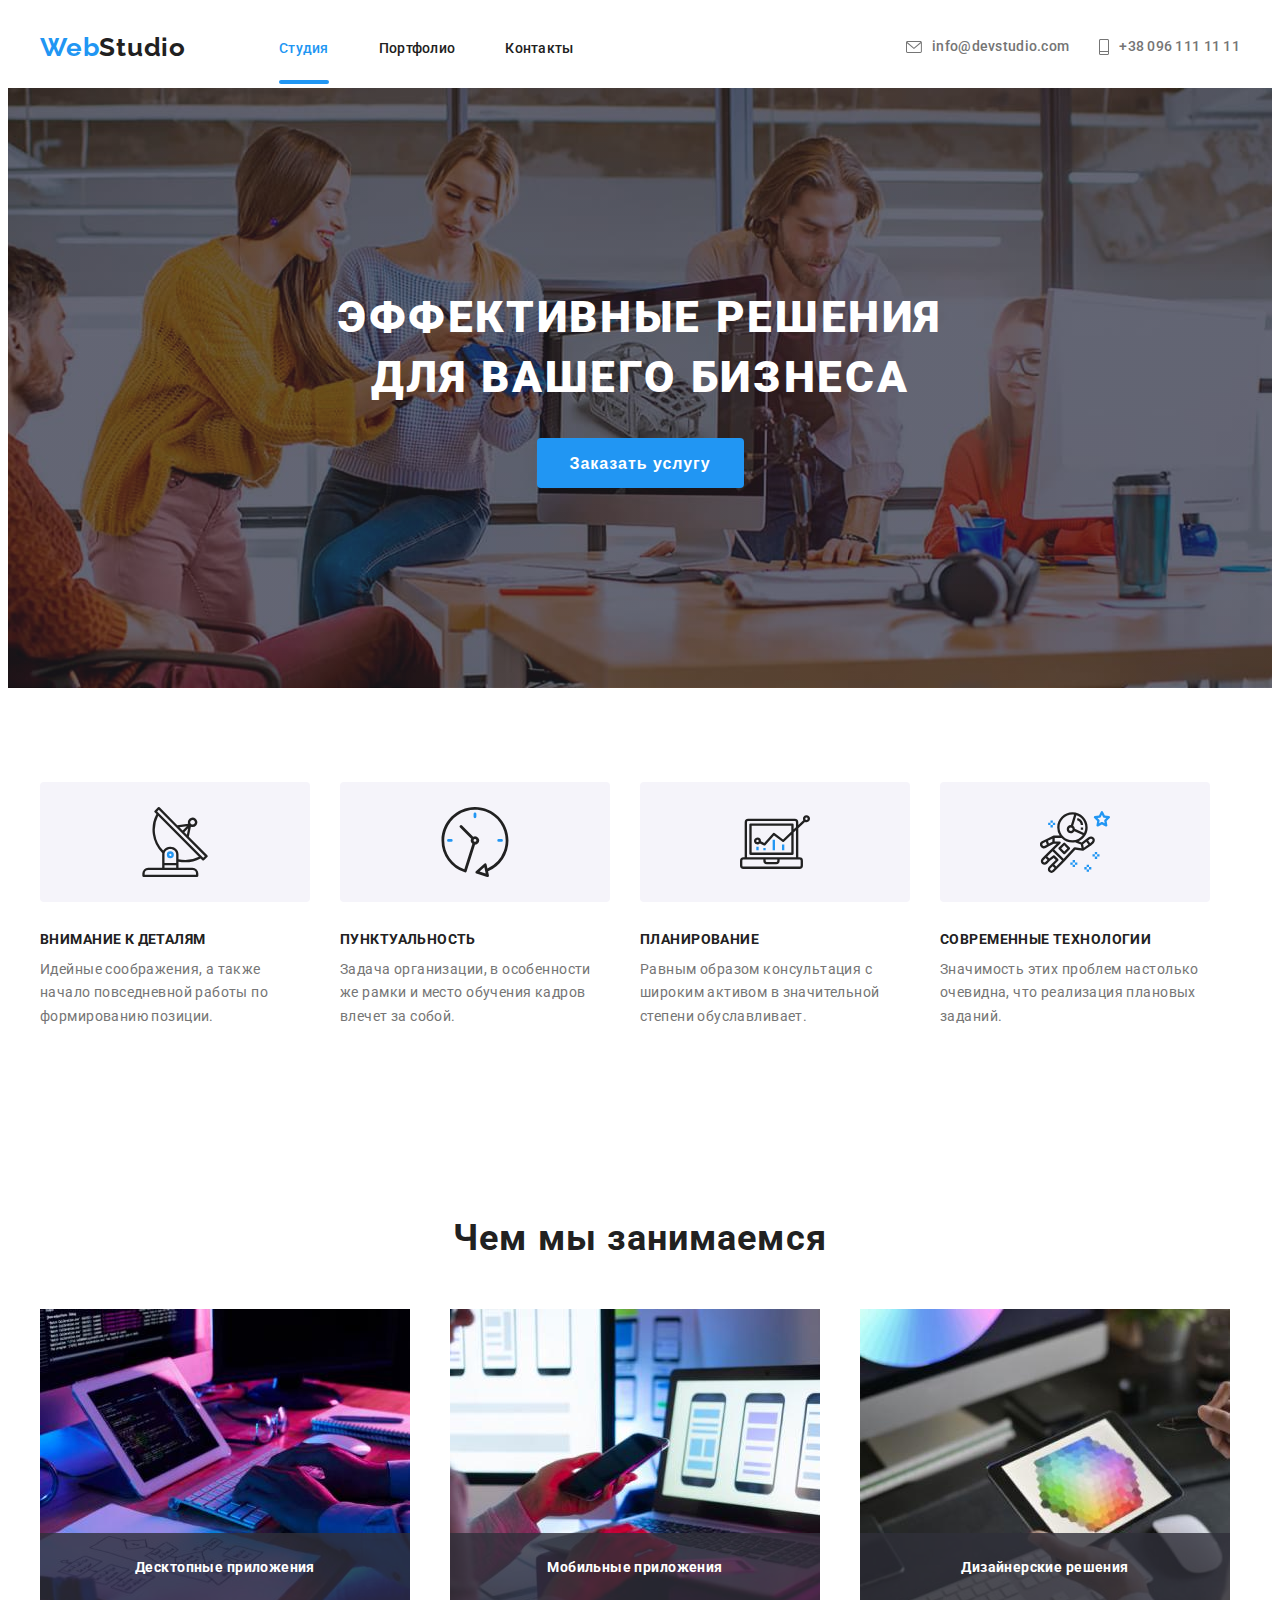
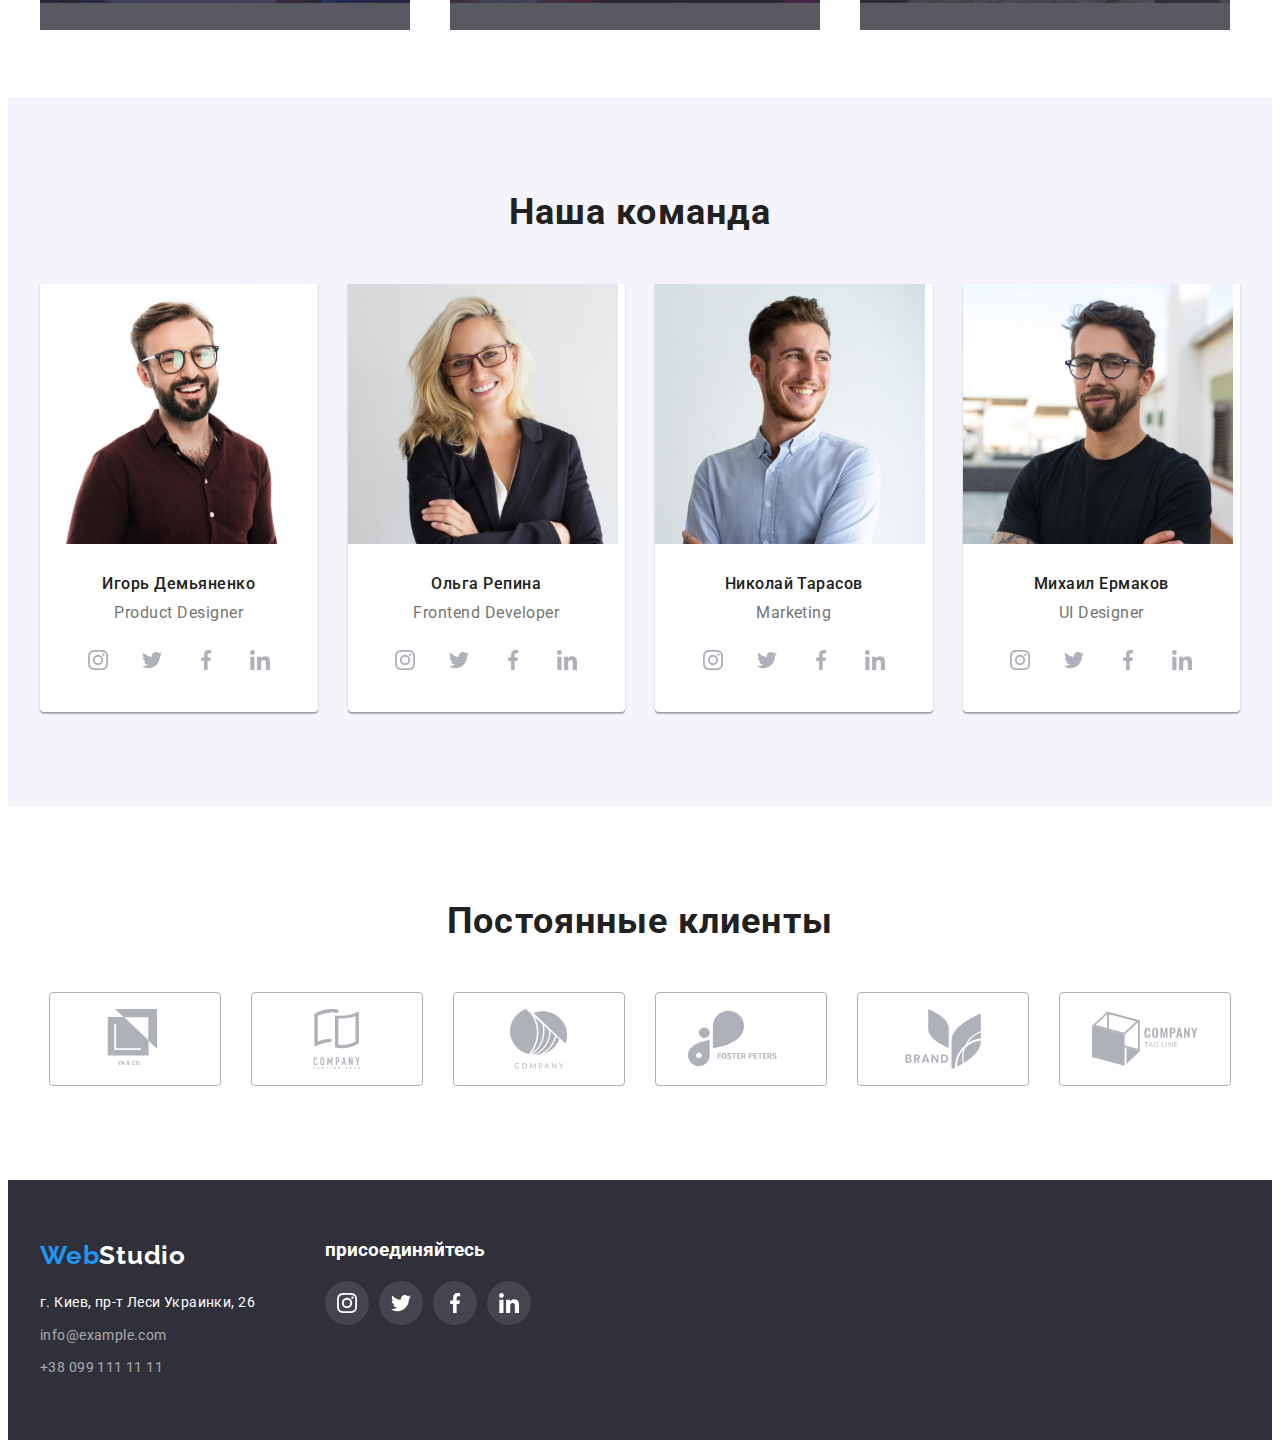
<file: index.html>
<!DOCTYPE html>
<html lang="ru">

<head>
    <meta charset="UTF-8">
    <meta http-equiv="X-UA-Compatible" content="IE=edge">
    <meta name="viewport" content="width=device-width, initial-scale=1.0">
    <title>WebStudio</title>
    <link rel="preconnect" href="https://fonts.googleapis.com">
    <link rel="preconnect" href="https://fonts.gstatic.com" crossorigin>
    <link href="https://fonts.googleapis.com/css2?family=Raleway:wght@700&family=Roboto:wght@400;500;700;900&display=swap"
        rel="stylesheet">
        <link rel="stylesheet" href="https://cdnjs.cloudflare.com/ajax/libs/modern-normalize/1.1.0/modern-normalize.min.css"
            integrity="sha512-wpPYUAdjBVSE4KJnH1VR1HeZfpl1ub8YT/NKx4PuQ5NmX2tKuGu6U/JRp5y+Y8XG2tV+wKQpNHVUX03MfMFn9Q=="
            crossorigin="anonymous" referrerpolicy="no-referrer" />
            <link rel="stylesheet" href="https://cdnjs.cloudflare.com/ajax/libs/animate.css/4.1.1/animate.min.css" />
    <link rel="stylesheet" href="./css/styles.css">
</head>

<body>
    <header class="header">
        <div class="container header-container">
            
        <a  class="logo link header-logo" href="./index.html">Web<span class="logo-title-black">Studio</span></a>
        <nav class="header-menu">
        <ul class="header-nav list">
                <li class="header-nav-item">
                    <a class="link link-current current" href="" >Студия</a> 
                </li>
                <li class="header-nav-item">
                    <a class="header-nav-menu link" href="./portfolio.html" >Портфолио</a> 
                </li>
                <li class="header-nav-item">
                    <a class="header-nav-menu link" href="" >Контакты</a> </li>
            </ul>
        </nav>
        <ul class="list header-connect">
            <li class="header-mail-item">
                <a class="header-contact link header-mail" href="mailto:info@devstudio.com" >
                    <svg class="mail-icon" width="16" height="12">
                        <use href="./images/sprite.svg#icon-envelope"></use>                        
                    </svg>
                    info@devstudio.com
                </a>
            </li>
            <li class="header-mail-item">                
                <a class="header-contact link header-tel" href="tel:+380961111111" >
                    <svg class="mail-icon" width="10" height="16">
                        <use href="./images/sprite.svg#icon-cell"></use>
                    </svg>
                    +38 096 111 11 11</a>
            </li>
        </ul>
        </div>
            </header>
    <main>
        <section class="hero">
            <h1 class="hero-title">Эффективные решения <br> для вашего бизнеса</h1>
            <button type="button" class="hero-btn" data-modal-open>Заказать услугу</button>
        </section>
        <section class="features section">
            <div class="container">
            <h2 class="visually-hidden">Особенности</h2>
            <ul class="features-list list">
                <li class="features-item">
                    <div class="section-icons">
                    <svg class="features-icon" width="70px" height="70px">
                        <use href="./images/sprite.svg#icon-antenna"></use>
                    </svg> 
                    </div>
                    <h3 class="features-title">Внимание к деталям</h3>
                    <p class="features-text">Идейные соображения, а также начало повседневной работы по формированию позиции.</p>
                </li>
                <li class="features-item">
                    <div class="section-icons">
                    <svg class="features-icon" width="70" height="70">
                        <use href="./images/sprite.svg#icon-clock" ></use>
                    </svg>
                    </div>
                    <h3 class="features-title">Пунктуальность</h3>
                    <p class="features-text">Задача организации, в особенности же рамки и место обучения кадров влечет за собой.</p>
                </li>
                <li class="features-item">
                                        <div class="section-icons">
                    <svg class="features-icon" width="70" height="70">
                        <use href="./images/sprite.svg#icon-diagram"></use>
                    </svg>
                    </div>
                    <h3 class="features-title">Планирование</h3>
                    <p class="features-text">Равным образом консультация с широким активом в значительной степени обуславливает.</p>
                </li>
                <li class="features-item">
                                        <div class="section-icons">
                    <svg class="features-icon" width="70" height="70">
                        <use href="./images/sprite.svg#icon-astronaut" ></use>
                    </svg>
                    </div>
                    <h3 class="features-title">Современные технологии</h3>
                    <p class="features-text">Значимость этих проблем настолько очевидна, что реализация плановых заданий.</p>
                </li>
            </ul>
            </div>
        </section>
        <section class="work section">
            <div class="container">
            <h2 class="work-title">Чем мы занимаемся</h2>
            <ul class="work-list list">
                <li class="work-list-item">
                    <img src="./images/tablet.jpg" alt="ноутбук" width="370" height="295">
                    <p class="work-pictures-item">Десктопные приложения</p>
                </li>
                <li class="work-list-item">
                    <img src="./images/phone.jpg" alt="телефон ы ноутбук" width="370" height="295">
                    <p class="work-pictures-item">Мобильные приложения</p>
                </li>
                <li class="work-list-item">
                    <img src="./images/tabletstylus.jpg" alt="планшет з ручкою" width="370" height="295">
                    <p class="work-pictures-item">Дизайнерские решения</p>
                </li>
            </ul>
            </div>
        </section>
        <section class="team section">
            <div class="container">
                <h2 class="team-title">Наша команда</h2>
                <ul class="team-list list">
                    <li class="team-list-item">
                        <div class="team-card">
                            <img src="./images/productdesigner.jpg" alt="Игорь Демьяненко" width="270" height="260">
                            <div class="team-card-text">
                                <h3 class="team-item">Игорь Демьяненко</h3>
                                <p lang="en" class="team-text">Product Designer</p>
                                <ul class="social-list list">
                                    <li class="social-item">
                                        <a href="" class="social-link">
                                            <svg class="masters-social-icon" width="20px" height="20px">
                                                <use href="./images/sprite.svg#icon-instagram"></use>
                                            </svg>
                                        </a>
                                    </li>
                                    <li class="social-item">
                                        <a href="" class="social-link">
                                            <svg class="masters-social-icon" width="20px" height="20px">
                                                <use href="./images/sprite.svg#icon-twitter"></use>
                                            </svg>
                                        </a>
                                    </li>
                                    <li class="social-item">
                                        <a href="" class="social-link">
                                            <svg class="masters-social-icon" width="20px" height="20px">
                                                <use href="./images/sprite.svg#icon-facebook"></use>
                                            </svg>
                                        </a>
                                    </li>
                                    <li class="social-item">
                                        <a href="" class="social-link">
                                            <svg class="masters-social-icon" width="20px" height="20px">
                                                <use href="./images/sprite.svg#icon-linkedin"></use>
                                            </svg>
                                        </a>
                                    </li>
                                </ul>
                            </div>
                        </div>
                    </li>
                    <li class="team-list-item">
                        <div class="team-card">
                            <img src="./images/frontenddeveloper.jpg" alt="Ольга Репина" width="270" height="260">
        
                            <div class="team-card-text">
                                <h3 class="team-item">Ольга Репина</h3>
                                <p lang="en" class="team-text">Frontend Developer</p>
                                <ul class="social-list list">
                                    <li class="social-item">
                                        <a href="" class="social-link">
                                            <svg class="masters-social-icon" width="20px" height="20px">
                                                <use href="./images/sprite.svg#icon-instagram"></use>
                                            </svg>
                                        </a>
                                    </li>
                                    <li class="social-item">
                                        <a href="" class="social-link">
                                            <svg class="masters-social-icon" width="20px" height="20px">
                                                <use href="./images/sprite.svg#icon-twitter"></use>
                                            </svg>
                                        </a>
                                    </li>
                                    <li class="social-item">
                                        <a href="" class="social-link">
                                            <svg class="masters-social-icon" width="20px" height="20px">
                                                <use href="./images/sprite.svg#icon-facebook"></use>
                                            </svg>
                                        </a>
                                    </li>
                                    <li class="social-item">
                                        <a href="" class="social-link">
                                            <svg class="masters-social-icon" width="20px" height="20px">
                                                <use href="./images/sprite.svg#icon-linkedin"></use>
                                            </svg>
                                        </a>
                                    </li>
                                </ul>
                            </div>
                        </div>
                    </li>
                    <li class="team-list-item">
                        <div class="team-card">
                            <img src="./images/marketing.jpg" alt="Николай Тарасов" width="270" height="260">
        
                            <div class="team-card-text">
                                <h3 class="team-item">Николай Тарасов</h3>
                                <p lang="en" class="team-text">Marketing</p>
                                <ul class="social-list list">
                                    <li class="social-item">
                                        <a href="" class="social-link">
                                            <svg class="masters-social-icon" width="20px" height="20px">
                                                <use href="./images/sprite.svg#icon-instagram"></use>
                                            </svg>
                                        </a>
                                    </li>
                                    <li class="social-item">
                                        <a href="" class="social-link">
                                            <svg class="masters-social-icon" width="20px" height="20px">
                                                <use href="./images/sprite.svg#icon-twitter"></use>
                                            </svg>
                                        </a>
                                    </li>
                                    <li class="social-item">
                                        <a href="" class="social-link">
                                            <svg class="masters-social-icon" width="20px" height="20px">
                                                <use href="./images/sprite.svg#icon-facebook"></use>
                                            </svg>
                                        </a>
                                    </li>
                                    <li class="social-item">
                                        <a href="" class="social-link">
                                            <svg class="masters-social-icon" width="20px" height="20px">
                                                <use href="./images/sprite.svg#icon-linkedin"></use>
                                            </svg>
                                        </a>
                                    </li>
                                </ul>
                            </div>
                        </div>
                    </li>
                    <li class="team-list-item">
                        <div class="team-card">
                            <img src="./images/uldesigner.jpg" alt="Михаил Ермаков" width="270" height="260">
        
                            <div class="team-card-text">
                                <h3 class="team-item">Михаил Ермаков</h3>
                                <p lang="en" class="team-text">UI Designer</p>
                                <ul class="social-list list">
                                    <li class="social-item">
                                        <a href="" class="social-link">
                                            <svg class="masters-social-icon" width="20px" height="20px">
                                                <use href="./images/sprite.svg#icon-instagram"></use>
                                            </svg>
                                        </a>
                                    </li>
                                    <li class="social-item">
                                        <a href="" class="social-link">
                                            <svg class="masters-social-icon" width="20px" height="20px">
                                                <use href="./images/sprite.svg#icon-twitter"></use>
                                            </svg>
                                        </a>
                                    </li>
                                    <li class="social-item">
                                        <a href="" class="social-link">
                                            <svg class="masters-social-icon" width="20px" height="20px">
                                                <use href="./images/sprite.svg#icon-facebook"></use>
                                            </svg>
                                        </a>
                                    </li>
                                    <li class="social-item">
                                        <a href="" class="social-link">
                                            <svg class="masters-social-icon" width="20px" height="20px">
                                                <use href="./images/sprite.svg#icon-linkedin"></use>
                                            </svg>
                                        </a>
                                    </li>
                                </ul>
                            </div>
                        </div>
                    </li>
                </ul>
            </div>
        </section>

        <section class="section container">
            <h2 class="clients-title">Постоянные клиенты</h2>
            <ul class="client-list list">
                <li class="client-item">
                    <a href="" class="client-link link">
                        <svg class="client-icon"  width="106" height="60">
                            <use href="./images/sprite.svg#icon-logo-one"></use>
                        </svg>
                    </a>
                </li>
                <li class="client-item">
                    <a href="" class="client-link link">
                        <svg class="client-icon"  width="106" height="60">
                            <use href="./images/sprite.svg#icon-logo-two"></use>
                        </svg>
                    </a>
                </li>
                <li class="client-item">
                    <a href="" class="client-link link">
                        <svg class="client-icon" width="106" height="60">
                            <use href="./images/sprite.svg#icon-logo-three"></use>
                        </svg>
                    </a>
                </li>
                <li class="client-item">
                    <a href="" class="client-link link">
                        <svg class="client-icon"  width="106" height="60">
                            <use href="./images/sprite.svg#icon-logo-four"></use>
                        </svg>
                    </a>
                </li>
                <li class="client-item">
                    <a href="" class="client-link link">
                        <svg class="client-icon"  width="106" height="60">
                            <use href="./images/sprite.svg#icon-logo-five"></use>
                        </svg>
                    </a>
                </li>
                <li class="client-item">
                    <a href="" class="client-link link">
                        <svg class="client-icon"  width="106" height="60">
                            <use href="./images/sprite.svg#icon-logo-six"></use>
                        </svg>
                    </a>
                </li>
            </ul>
        </section>
    </main>
    <footer class="footer">
        <div class="container footer-container">
            <div class="footer-list">
        <a class="logo link footer-logo" href="/">Web<span class="logo-title-light">Studio</span></a>
                <address class="footer-list-contact">
                    <ul class="list footer-contacts">
                        <li class="address-contacts">
                            <a class="footer-list-contact link" href="">г. Киев, пр-т Леси Украинки, 26</a>                            
                        </li>
                        <li class="address-contacts">
                            <a class="address-contact link" href="mailto:info@example.com">info@example.com</a>
                        </li>
                        <li class="address-contacts">
                            <a class="address-contact link" href="tel:+380991111111">+38 099 111 11 11</a></li>
                    </ul>
                </address>
                </div>
        <div class="join">
            <h3 class="join-title">присоединяйтесь</h3>
            <ul class="social-list list">
                <li class="social-item">
                    <a href="" class="social-link join-social-link">
                        <svg class="join-social-icon" width="20px" height="20px">
                            <use href="./images/sprite.svg#icon-instagram"></use>
                        </svg>
                    </a>
                </li>
                <li class="social-item">
                    <a href="" class="social-link join-social-link">
                        <svg class="join-social-icon" width="20px" height="20px">
                            <use href="./images/sprite.svg#icon-twitter"></use>
                        </svg>
                    </a>
                </li>
                <li class="social-item">
                    <a href="" class="social-link join-social-link">
                        <svg class="join-social-icon" width="20px" height="20px">
                            <use href="./images/sprite.svg#icon-facebook"></use>
                        </svg>
                    </a>
                </li>
                <li class="social-item">
                    <a href="" class="social-link join-social-link">
                        <svg class="join-social-icon" width="20px" height="20px">
                            <use href="./images/sprite.svg#icon-linkedin"></use>
                        </svg>
                    </a>
                </li>
            </ul>
        </div>
        </div>
    </footer>


    
    <div class="backdrop is-hidden" data-modal>
        <div class="modal">
            <button class="modal-btn" type="button" data-modal-close>
                <svg class="modal-icon" width="18" height="18">
                    <use href="./images/sprite.svg#icon-close"></use>
                </svg>
            </button>
        </div>
    </div>  
    <script src="./js/modal.js"></script>
</body>
</html>
</file>
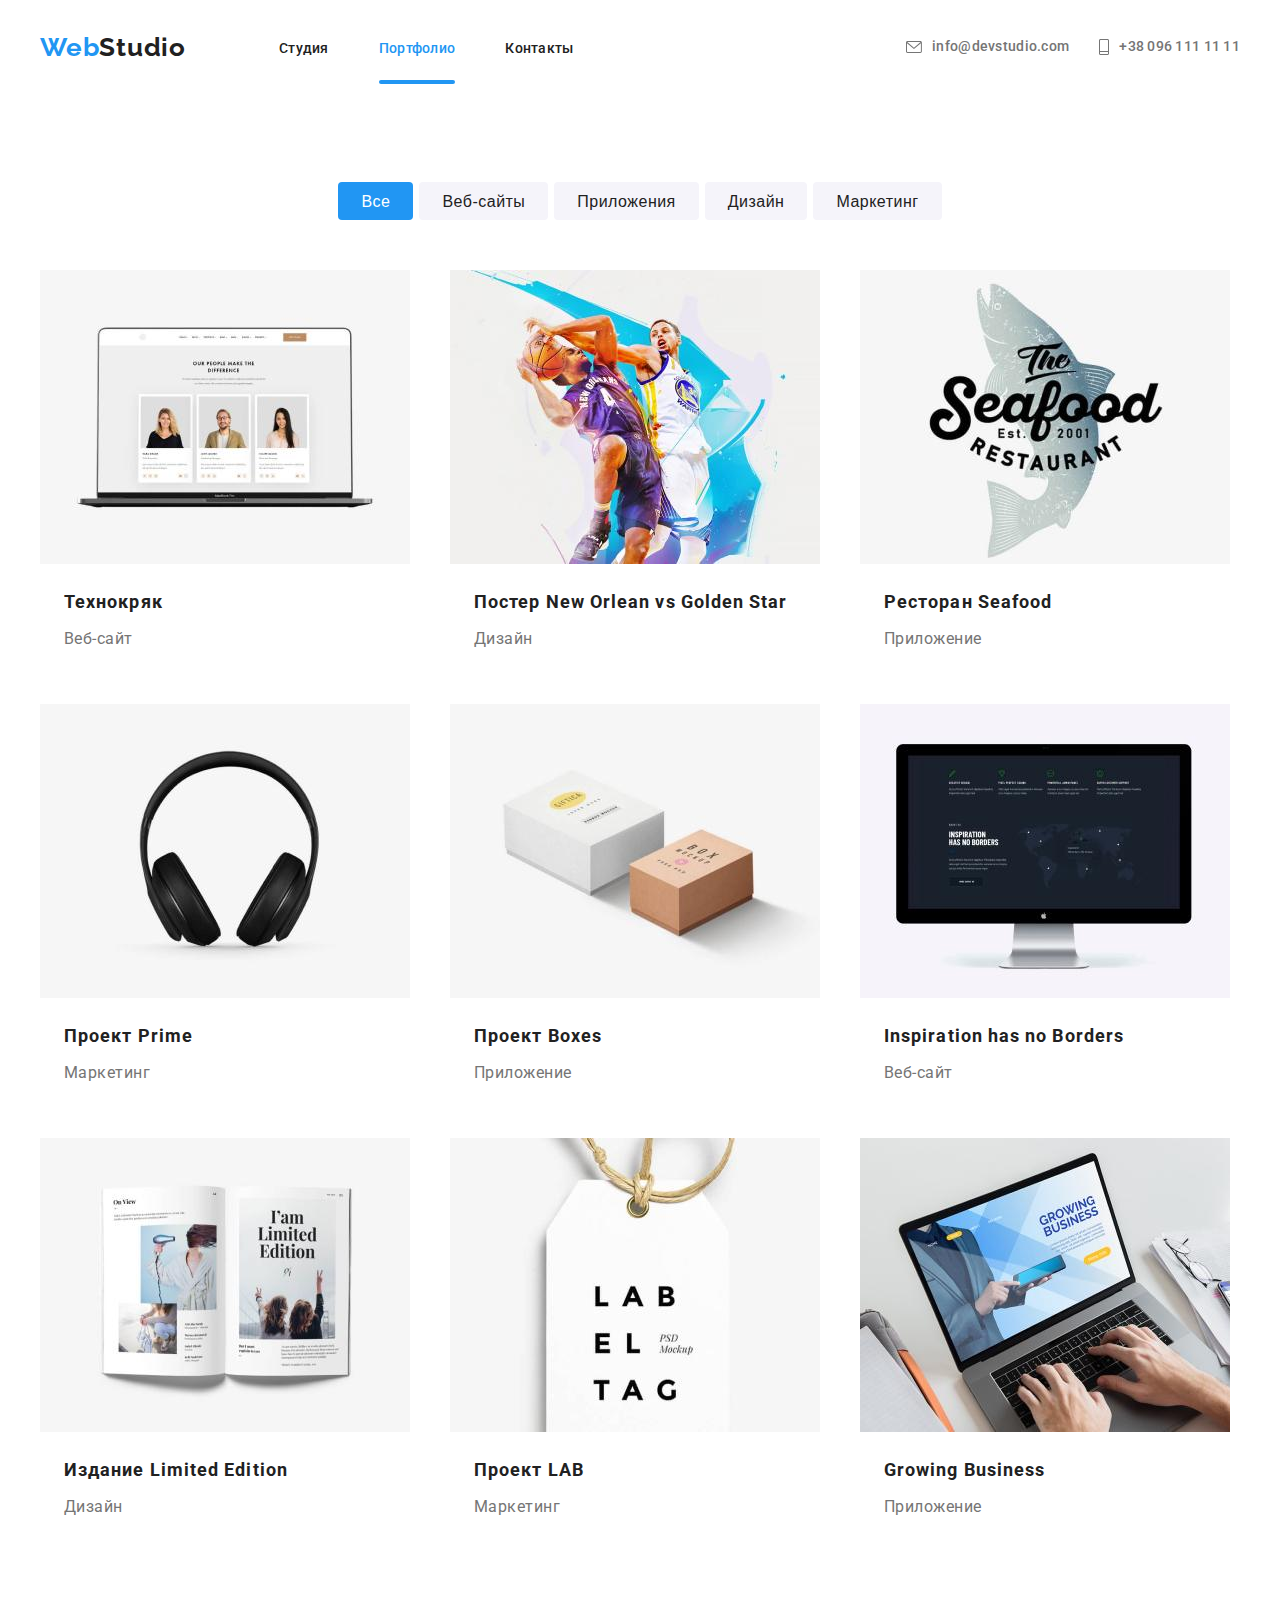
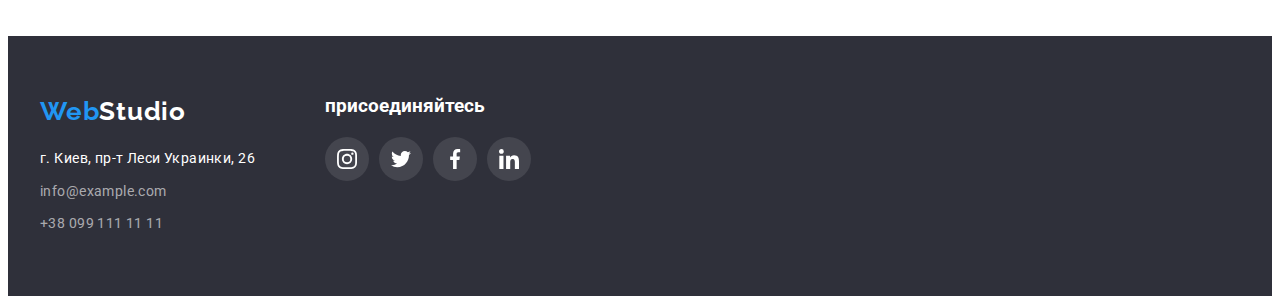
<file: portfolio.html>
<!DOCTYPE html>
<html lang="en">
<head>
    <meta charset="UTF-8">
    <meta http-equiv="X-UA-Compatible" content="IE=edge">
    <meta name="viewport" content="width=device-width, initial-scale=1.0">
        <title>Portfolio</title>
        <link rel="preconnect" href="https://fonts.googleapis.com">
        <link rel="preconnect" href="https://fonts.gstatic.com" crossorigin>
        <link href="https://fonts.googleapis.com/css2?family=Raleway:wght@700&family=Roboto:wght@400;500;700&display=swap"
            rel="stylesheet">
            <link rel="stylesheet" href="https://cdnjs.cloudflare.com/ajax/libs/modern-normalize/1.1.0/modern-normalize.min.css"
                integrity="sha512-wpPYUAdjBVSE4KJnH1VR1HeZfpl1ub8YT/NKx4PuQ5NmX2tKuGu6U/JRp5y+Y8XG2tV+wKQpNHVUX03MfMFn9Q=="
                crossorigin="anonymous" referrerpolicy="no-referrer" />
    <link rel="stylesheet" href="./css/styles.css">
</head>
<body>
    <header class="header">
    <div class="container header-container">
        
        <a class="logo link header-logo" href="./index.html">Web<span class="logo-title-black">Studio</span></a>
        <nav class="header-menu">
        <ul class="header-nav list">
                <li class="header-nav-item">
                    <a class="header-nav-menu link" href="./index.html">Студия</a>
                </li>
                <li class="header-nav-item">
                    <a class="link link-current current" href="./portfolio.html">Портфолио</a>
                </li>
                <li class="header-nav-item">
                    <a class="header-nav-menu link" href="">Контакты</a>
                </li>
            </ul>
        </nav>
        <ul class="list header-connect">
            <li class="header-mail-item">
                <a class="header-contact link header-mail" href="mailto:info@devstudio.com">
                    <svg class="mail-icon" width="16" height="12">
                        <use href="./images/sprite.svg#icon-envelope"></use>
                    </svg>
                    info@devstudio.com
                </a>
            </li>
            <li class="header-mail-item">
                <a class="header-contact link header-tel" href="tel:+380961111111">
                    <svg class="mail-icon" width="10" height="16">
                        <use href="./images/sprite.svg#icon-cell"></use>
                    </svg>
                    +38 096 111 11 11</a>
            </li>
        </ul>
        </div>
    </header>
    <main>
        <section class="section">
            <div class="container">
<h1 class="visually-hidden">Нашы услуги</h1>
<ul class="list portfolio-nav">
        <li class="portfolio-nav-item"><button class="portfolio-btn btn-current" type="button">Все</button></li>
    <li class="portfolio-nav-item"><button class="portfolio-btn" type="button">Веб-сайты</button></li>
    <li class="portfolio-nav-item"><button class="portfolio-btn" type="button">Приложения</button></li>
    <li class="portfolio-nav-item"><button class="portfolio-btn" type="button">Дизайн</button></li>
    <li class="portfolio-nav-item"><button class="portfolio-btn" type="button">Маркетинг</button></li>
</ul>
</div>
<h2 class="visually-hidden">Нашы работи</h2>
<div class="container">
            <ul class="project-list list">
                <li class="project-list-item">
                    <div class="project-card">
<div class="projects-pictures-wrapper">
<img src="./images/technocrack.jpg" alt="Открытый веб-сайт" width="370" height="295">
<p class="project-pictures-item">Технокряк это современная площадка распространения коронавируса. Компании используют
    эту платформу для цифрового
    шпионажа и атак на защищённые сервера конкурентов.</p>
</div>                        
                    <div class="project-card-text">
                        <h3 class="project-title">Технокряк</h3>
                    <p class="project-text">Веб-сайт</p>
                    </div>
                    </div>
                </li>
                <li class="project-list-item">
                    <div class="project-card">
                        <div class="projects-pictures-wrapper">
                            <img src="./images/neworlan.jpg" alt="Два баскетболиста" width="370" height="295">
                            <p class="project-pictures-item"></p>
                        </div>                    
                    <div class="project-card-text">
                        <h3 class="project-title">Постер <span lang="en">New Orlean vs Golden Star</span></h3>
                    <p class="project-text">Дизайн</p>
                    </div>
                    </div>
                </li>    
                <li class="project-list-item">
                    <div class="project-card">
                        <div class="projects-pictures-wrapper">
                            <img src="./images/seafood.jpg" alt="Логотип ресторану Seafood" width="370" height="295">
                            <p class="project-pictures-item"></p>
                        </div>
                    <div class="project-card-text">
                        <h3 class="project-title">Ресторан <span lang="en">Seafood</span></h3>
                    <p class="project-text">Приложение</p>
                    </div>
                    </div>
                </li>
                <li class="project-list-item">
                    <div class="project-card">
                        <div class="projects-pictures-wrapper">
                            <img src="./images/prime.jpg" alt="Наушники" width="370" height="295">
                            <p class="project-pictures-item"></p>
                        </div>
                    <div class="project-card-text">
                        <h3 class="project-title">Проект <span lang="en">Prime</span></h3>
                    <p class="project-text">Маркетинг</p>
                    </div>
                </div>
                </li>
                <li class="project-list-item">
                    <div class="project-card">
                        <div class="projects-pictures-wrapper">
                            <img src="./images/boxes.jpg" alt="Две коробки" width="370" height="295">
                            <p class="project-pictures-item"></p>
                        </div>
                    <div class="project-card-text">
                        <h3 class="project-title">Проект <span lang="en">Boxes</span></h3>
                    <p class="project-text">Приложение</p>
                    </div>
                </div>
                </li>
                <li class="project-list-item">
                    <div class="project-card">
                        <div class="projects-pictures-wrapper">
                            <img src="./images/borders.jpg" alt="Монитор" width="370" height="295">
                            <p class="project-pictures-item"></p>
                        </div>
                    <div class="project-card-text">
                        <h3 class="project-title" lang="en">Inspiration has no Borders</h3>
                    <p class="project-text">Веб-сайт</p>
                    </div>
                </div>
                </li>
                <li class="project-list-item">
                    <div class="project-card">
                        <div class="projects-pictures-wrapper">
                            <img src="./images/limitededition.jpg" alt="Журнал издательства" width="370" height="295">
                            <p class="project-pictures-item"></p>
                        </div>
                    <div class="project-card-text">
                        <h3 class="project-title">Издание <span lang="en">Limited Edition</span></h3>
                    <p class="project-text">Дизайн</p>
                    </div>
                </div>
                </li>
                <li class="project-list-item">
                    <div class="project-card">
                        <div class="projects-pictures-wrapper">
                            <img src="./images/lab.jpg" alt="Жетон" width="370" height="295">
                            <p class="project-pictures-item"></p>
                        </div>
                    <div class="project-card-text">
                        <h3 class="project-title">Проект LAB</h3>
                    <p class="project-text">Маркетинг</p>
                    </div>
                </div>
                </li>
                <li class="project-list-item">
                    <div class="project-card">
                        <div class="projects-pictures-wrapper">
                            <img src="./images/business.jpg" alt="Ноутбук" width="370" height="295">
                            <p class="project-pictures-item"></p>
                        </div>
                    <div class="project-card-text">
                        <h3 class="project-title" lang="en">Growing Business</h3>
                    <p class="project-text">Приложение</p>
                    </div>
                </div>
                </li>
            </ul>
            </div>
        </section>
    </main>
    <footer class="footer">
        <div class="container footer-container">
            <div class="footer-list">
                <a class="logo link footer-logo" href="/">Web<span class="logo-title-light">Studio</span></a>
                <address class="footer-list-contact">
                    <ul class="list footer-contacts">
                        <li class="address-contacts">
                            <a class="footer-list-contact link" href="">г. Киев, пр-т Леси Украинки, 26</a>
                        </li>
                        <li class="address-contacts">
                            <a class="address-contact link" href="mailto:info@example.com">info@example.com</a>
                        </li>
                        <li class="address-contacts">
                            <a class="address-contact link" href="tel:+380991111111">+38 099 111 11 11</a>
                        </li>
                    </ul>
                </address>
            </div>
            <div class="join">
                <h3 class="join-title">присоединяйтесь</h3>
                <ul class="social-list list">
                    <li class="social-item">
                        <a href="" class="social-link join-social-link">
                            <svg class="join-social-icon" width="20px" height="20px">
                                <use href="./images/sprite.svg#icon-instagram"></use>
                            </svg>
                        </a>
                    </li>
                    <li class="social-item">
                        <a href="" class="social-link join-social-link">
                            <svg class="join-social-icon" width="20px" height="20px">
                                <use href="./images/sprite.svg#icon-twitter"></use>
                            </svg>
                        </a>
                    </li>
                    <li class="social-item">
                        <a href="" class="social-link join-social-link">
                            <svg class="join-social-icon" width="20px" height="20px">
                                <use href="./images/sprite.svg#icon-facebook"></use>
                            </svg>
                        </a>
                    </li>
                    <li class="social-item">
                        <a href="" class="social-link join-social-link">
                            <svg class="join-social-icon" width="20px" height="20px">
                                <use href="./images/sprite.svg#icon-linkedin"></use>
                            </svg>
                        </a>
                    </li>
                </ul>
            </div>
        </div>
    </footer>
</body>
</html>
</file>
<file: css/styles.css>
:root {
  --primary-text-color: #757575;
  --title-text-color: #212121;
  --accent-color: #2196f3;
  --header-text-color: #ffffff;
  --primary-background-color: #E5E5E5;
  --second-background-color: #2f303a;
  --third-background-color: #F5F4FA; 

  --card-set-gap: 30px;
  --animation-pr: 250ms cubic-bezier(0.4, 0, 0.2, 1);
}

/* 
основний колір тексту #757575;
другорядний колір тексту #212121; 
акцент #2196F3;
текст білий #FFFFFF; 
колір фону основний #F5F4FA;
колір фону другорядний #E5E5E5;
list-style:none забирає крапки
*/

p, h1, h2, h3, h3, h4, h5, h6 {
  margin: 0;
}
ul {
  margin: 0;
  padding: 0;
}
button {
  cursor: pointer;
}

img {
  display: block;
  max-width: 100%;
  height: auto;
}

body {
  font-family: "Roboto", sans-serif;
  background-color: var(--primary-background-color)
  color: var(--title-text-color);
}

.container {
  width: 1200px;
  padding-right: 15px;
  padding-left: 15px;
  margin: 0 auto;
}
.section {
  padding-top: 94px;
  padding-bottom: 94px;  
}

.list {
  list-style: none;
}

.link {
  text-decoration: none;
}

.visually-hidden {
  position: absolute;
  white-space: nowrap;
  width: 1px;
  height: 1px;
  overflow: hidden;
  border: 0;
  padding: 0;
  clip: rect(0 0 0 0);
  clip-path: inset(50%);
  margin: -1px;
}

.logo {
  font-family: Raleway;
  font-weight: 700;
  font-size: 26px;
  line-height: 1.19;
  letter-spacing: 0.03em;
  color: var(--accent-color);
}

.link-current {
  font-weight: 500;
  font-size: 14px;
  line-height: 1.14;
  letter-spacing: 0.02em;
  color: var(--accent-color);
  position: relative;
}

.link-current.current::after {
content: "";
width: 100%;
position: absolute;
height: 4px;
border-radius: 2px;
background-color: var(--accent-color);
display: block;
bottom: -28px;
}

.hero, .footer {
    background-color: var(--second-background-color);
}

.work-title, .team-title {
    font-weight: 700;
font-size: 36px;
line-height: 1.17;
text-align: center;
letter-spacing: 0.03em;
color: var(--title-text-color);
}

/* ---------------------------------------header--------------------------------------------------------- */

.header {
  background-color: #ffffff;
  padding-top: 24px;
  padding-bottom: 25px;
}

.header-container {
  display: flex;
  align-items: center;
  
}

.header-nav {
  display: flex;
  align-items: center;
}

.header-menu {
  display: flex;
}

.header-logo {
  margin-right: 93px;
}

.header-nav-item:not(:last-child) {
margin-right: 50px;
}

.header-connect {
  display: flex;
  justify-content: center;
  align-items: center;
  margin-left: auto;
}

.header-mail, .header-tel {
  justify-content: center;
  align-items: center;
}

.header-mail {
  margin-right: 30px;
}

.mail-icon {
  fill: var(--primary-text-color);
  margin-right: 10px;
}

.logo-title-black {
  color: var(--title-text-color);
  transition: color 250ms cubic-bezier(0.4, 0, 0.2, 1);
  /* transition: color var(--animation-pr); */
}
.logo-title-black:hover, .logo-title-black:focus {
  color: var(--accent-color);
} 

.header-nav-menu {
  font-weight: 500;
  font-size: 14px;
  line-height: 1.14;
  letter-spacing: 0.02em;
  color: var(--title-text-color);
  transition: color var(--animation-pr);
}
.header-nav-menu:hover, .header-nav-menu:focus {
    color: var(--accent-color);
}
.header-contact {
  display: flex;
  align-items: center;
  justify-content: center;
  font-weight: 500;
    font-size: 14px;
    line-height: 1.14;
    letter-spacing: 0.02em;
  color: var(--primary-text-color);
  transition: color var(--animation-pr), fill var(--animation-pr);
}

.header-contact:hover,
.header-contact:focus {
  color: var(--accent-color);
}

.header-contact:hover .mail-icon,
.header-contact:focus .mail-icon {
  fill: var(--accent-color);
}

/* ---------------------------------------hero--------------------------------------------------------- */
.hero {
  padding-top: 200px;
  padding-bottom: 200px;
  text-align: center;
  background-color: #C4C4C4;
  background-image: linear-gradient(rgba(47, 48, 58, 0.4), rgba(47, 48, 58, 0.4)), url(../images/hero-bg.jpg);
background-repeat: no-repeat;
background-size: cover;
background-position: center;
max-width: 1600px;
margin: 0 auto;
}

.hero-title {
  margin-bottom: 30px;
  font-weight: 900;
  font-size: 44px;
  line-height: 1.36;
  letter-spacing: 0.06em;
  text-transform: uppercase;
  color: var(--header-text-color); 
}

  .hero-btn {
min-width: 200px;
height: 50px;
padding: 10px 32px;
border: 1px solid transparent;
border-radius: 4px;
font-weight: 700;
font-size: 16px;
line-height: 1.87;
letter-spacing: 0.06em;
color: var(--header-text-color);
background-color: var(--accent-color);
transition: background-color var(--animation-pr);
  }

  .hero-btn:hover, .hero-btn:focus {
    background-color: #188CE8;
  }
/* ---------------------------------------features--------------------------------------------------------- */

.features-list {
  display: flex;
}

.features-item {
width: 270px;
}

.features-item:not(:last-child) {
margin-right: var(--card-set-gap);
}

.section-icons {
  width: 270px;
  height: 120px;
  background-color: #f5f4fa;
  border-radius: 4px;
  margin-bottom: 30px;
  display: flex;
  justify-content: center;
  align-items: center;
}

.features-title {
margin-bottom: 10px;
font-weight: 700;
font-size: 14px;
line-height: 1.14;
letter-spacing: 0.03em;
text-transform: uppercase;
color: var(--title-text-color);
}

.features-text {
font-size: 14px;
line-height: 1.71;
letter-spacing: 0.03em;
color: var(--primary-text-color);
}
/* ---------------------------------------work--------------------------------------------------------- */
.work-title {
margin-bottom: 50px;
}

.work-list {
display: flex;
margin-right: calc(-1 * var(--card-set-gap));
}

.work-list-item {
flex-basis: calc(100% / 3 - var(--card-set-gap));
margin-right: var(--card-set-gap);
position: relative;
}

.work-pictures-item {
  position: absolute;
  top: 224px;
  width: 370px;
  height: 70px;
  padding-top: 27px;
  text-align: center;
  font-weight: 700;
  font-size: 14px;
  line-height: 1.14;
  letter-spacing: 0.03em;
  color: var(--header-text-color);
  background-color: rgba(47, 48, 58, 0.8);
  
}

/* ---------------------------------------team--------------------------------------------------------- */
.team {
    background-color: var(--third-background-color);
}

.team-list {
  display: flex;
  margin-right: calc(-1 * var(--card-set-gap));
}

.team-list-item {
  flex-basis: calc(100% / 4 - var(--card-set-gap));
  border-bottom-right-radius: 4px;
  border-bottom-left-radius: 4px;
  background-color:var(--header-text-color);
box-shadow: 0 1px 3px rgba(0, 0, 0, 0.12) ,
0 1px 1px rgba(0, 0, 0, 0.14),
0 2px 1px rgba(0, 0, 0, 0.2);
}

.team-list-item:not(:last-child) {
  margin-right: var(--card-set-gap);
}

.team-card-text {
  padding-top: 30px;
  padding-bottom: 30px;
}

.team-title {
margin-bottom: 50px;
}

.team-item {
  margin-bottom: 10px;
font-weight: 500;
font-size: 16px;
line-height: 1.19;
text-align: center;
letter-spacing: 0.03em;
color: var(--title-text-color);
}

.team-text {
    font-weight: 400;
font-size: 16px;
line-height: 1.19;
text-align: center;
letter-spacing: 0.03em;
margin-bottom: 16px;
color: var(--primary-text-color);
}

.social-list {
display: flex;
justify-content: center;
}

.social-item {
  width: 44px;
  height: 44px;
}

.social-item:not(:last-child) {
  margin-right: 10px;
}

.masters-social-icon {
  fill: #AFB1B8;
}

.social-link {
  width: 100%;
  height: 100%;
  border-radius: 50%;
  display: flex;
  align-items: center;
  justify-content: center;
  transition: background-color var(--animation-pr), fill var(--animation-pr);
}

.social-link:hover,
.social-link:focus {
  background-color: var(--accent-color);
}

.social-link:hover .masters-social-icon,
.social-link:focus .masters-social-icon {
  fill: #ffffff;
}

/* ---------------------------------------client--------------------------------------------------------- */

.client-list {
display: flex;
  justify-content: center;
  align-items: center;
}

.client-item {
  width: 170px;
  height: 92px;
  border: 1px solid #AFB1B8;
  border-radius: 4px;
  background-position: center;
  background-size: 106px;
  background-repeat: no-repeat;
  transition: border-color var(--animation-pr);
}

.client-item:hover, .client-item:focus {
  border-color: var(--accent-color);
}

.client-link {
  width: 100%;
  height: 100%;
  display: flex;
  justify-content: center;
  align-items: center;
}

.client-link:hover .client-icon, .client-link:focus .client-icon{
  fill: var(--accent-color);
}

.client-item:not(:last-child) {
  margin-right: 30px;
}

.client-icon {
  fill: #AFB1B8;
  transition: fill var(--animation-pr);
}

.clients-title {
font-weight: 700;
font-size: 36px;
line-height: calc(42px / 36px);
text-align: center;
letter-spacing: 00.03em;
color: var(--title-text-color);
margin-bottom: 50px;
}


/* ---------------------------------------footer--------------------------------------------------------- */
.footer-container {
  display: flex;
  padding-top: 60px;
  padding-bottom: 60px;
}

.footer-list {
  margin-right: 70px;
}

.footer-logo {
  display: flex;
  margin-bottom: 20px;
}

.address-contacts:not(:last-child) {
  margin-bottom: 9px;
}

.logo-title-light {
color: var(--header-text-color);
transition: color var(--animation-pr);
}

.logo-title-light:hover, .logo-title-light:focus {
  color: var(--accent-color);
}

.footer-list-contact, .address-contact {
font-weight: 400;
font-size: 14px;
line-height: 1.71;
letter-spacing: 0.03em;
}

.footer-list-contact {
color: var(--header-text-color);
transition: color var(--animation-pr);
}

.address-contact {
color: rgba(255, 255, 255, 0.6);
transition: color var(--animation-pr);
}

.footer-list-contact, .address-contacts {
    font-style: inherit;
}

.address-contact:hover, .address-contact:focus {
  color: var(--accent-color);
}

.footer-list-contact:hover, .footer-list-contact:focus {
  color: var(--accent-color);
}

.join-social-link {
background-color: rgba(255, 255, 255, 0.1);
}

.join-social-icon {
  fill: var(--header-text-color);  
}

.join-title {
font-weight: 700;
font-style: 14px;
line-height: calc(16px / 14px);
letter-spacing: 3%;
color: var(--header-text-color);
margin-bottom: 20px;
}

/* ---------------------------------------Modalka--------------------------------------------------------- */

.backdrop {
  width: 100vw;
  height: 100vh;
  background-color:rgba(0, 0, 0, 0.1);
  position: fixed;
  top:0;
  transition: opacity 250ms linear, visibility 250ms linear;
}

.modal {
  position: absolute;
  width: 528px;
  min-height: 581px;
  background-color: var(--header-text-color);
  top: 50%;
  left: 50%;
  transform: translate(-50%, -50%);
}

.modal-btn {
  border: 1px solid rgba(0, 0, 0, 0.1);
  border-radius: 50px;
  background-color:transparent;
  width: 30px;
  height: 30px;
  position: absolute;
  top: 8px;
  right: 8px;
  display: flex;
  align-items: center;
  justify-content: center;
}

.backdrop.is-hidden {
  visibility: hidden;
  opacity: 0;
  pointer-events: none;
}

/* ---------------------------------------Portfolio--------------------------------------------------------- */


.portfolio-nav {
  display: flex;
  justify-content: center;
  margin-bottom: 50px;

}

.portfolio-nav-item:not(:last-child) {
margin-right: 6px;
}

.portfolio-btn {
display: block;
min-width: 73px;
height: 38px;
padding: 6px 22px;
border: 1px solid transparent;
border-radius: 4px;
    font-weight: 500;
font-size: 16px;
line-height: 1.62;
text-align: center;
letter-spacing: 0.03em;
color: var(--title-text-color);
background-color: var(--third-background-color);
transition: color var(--animation-pr), background-color var(--animation-pr), box-shadow var(--animation-pr);
}

.portfolio-btn:hover, .portfolio-btn:focus {
    color: var(--header-text-color);
    background-color: var(--accent-color);    
  box-shadow: 0px 3px 1px rgba(0, 0, 0, 0.1),
  0px 1px 2px rgba(0, 0, 0, 0.08),
  0px 2px 2px rgba(0, 0, 0, 0.12);
}

.btn-current {
  color: var(--header-text-color);
  background-color: var(--accent-color);
}

.project-list {
  display: flex;
  flex-wrap: wrap;
  margin-right: calc(-1 * var(--card-set-gap));
  margin-bottom: calc(-1 * var(--card-set-gap));
}

.project-list-item {
  flex-basis: calc(100% / 3 - var(--card-set-gap));
  transition: box-shadow var(--animation-pr), transform var(--animation-pr);
}

.project-list-item:hover, .project-list-item:focus {
box-shadow: 0px 1px 1px rgba(0, 0, 0, 0.12),
0px 4px 4px rgba(0, 0, 0, 0.06),
0px 4px 6px rgba(0, 0, 0, 0.16);
}

.project-list-item:hover .project-pictures-item, .project-list-item:focus .project-pictures-item {
transform: translateY(0%);
}

.project-list-item:not(:last-child) {
  margin-right: var(--card-set-gap);
  margin-bottom: var(--card-set-gap);
}

.projects-pictures-wrapper {
  position: relative;
  overflow: hidden;
}

.project-pictures-item {
  position: absolute;
  top: 0;
  left: 0;
  padding: 63px 24px;
  font-weight: 400;
  font-size: 18px;
  line-height: 1.55;
  text-align: left;
  letter-spacing: 0.03em;
  color: var(--header-text-color);
  background-color: rgba(33, 150, 243, 0.9);
  width: 100%;
  height: 100%;
  transform: translateY(100%);
  transition: transform 300ms linear;
}

.project-card-text {
  margin: 20px 24px;
}

.project-title {
  margin-bottom: 4px;
    font-weight: 700;
font-size: 18px;
line-height: 2;
letter-spacing: 0.06em;
color: var(--title-text-color);
}

.project-text {
    font-weight: 400;
font-size: 16px;
line-height: 1.87;
letter-spacing: 0.03em;
color: var(--primary-text-color);
}
</file>
